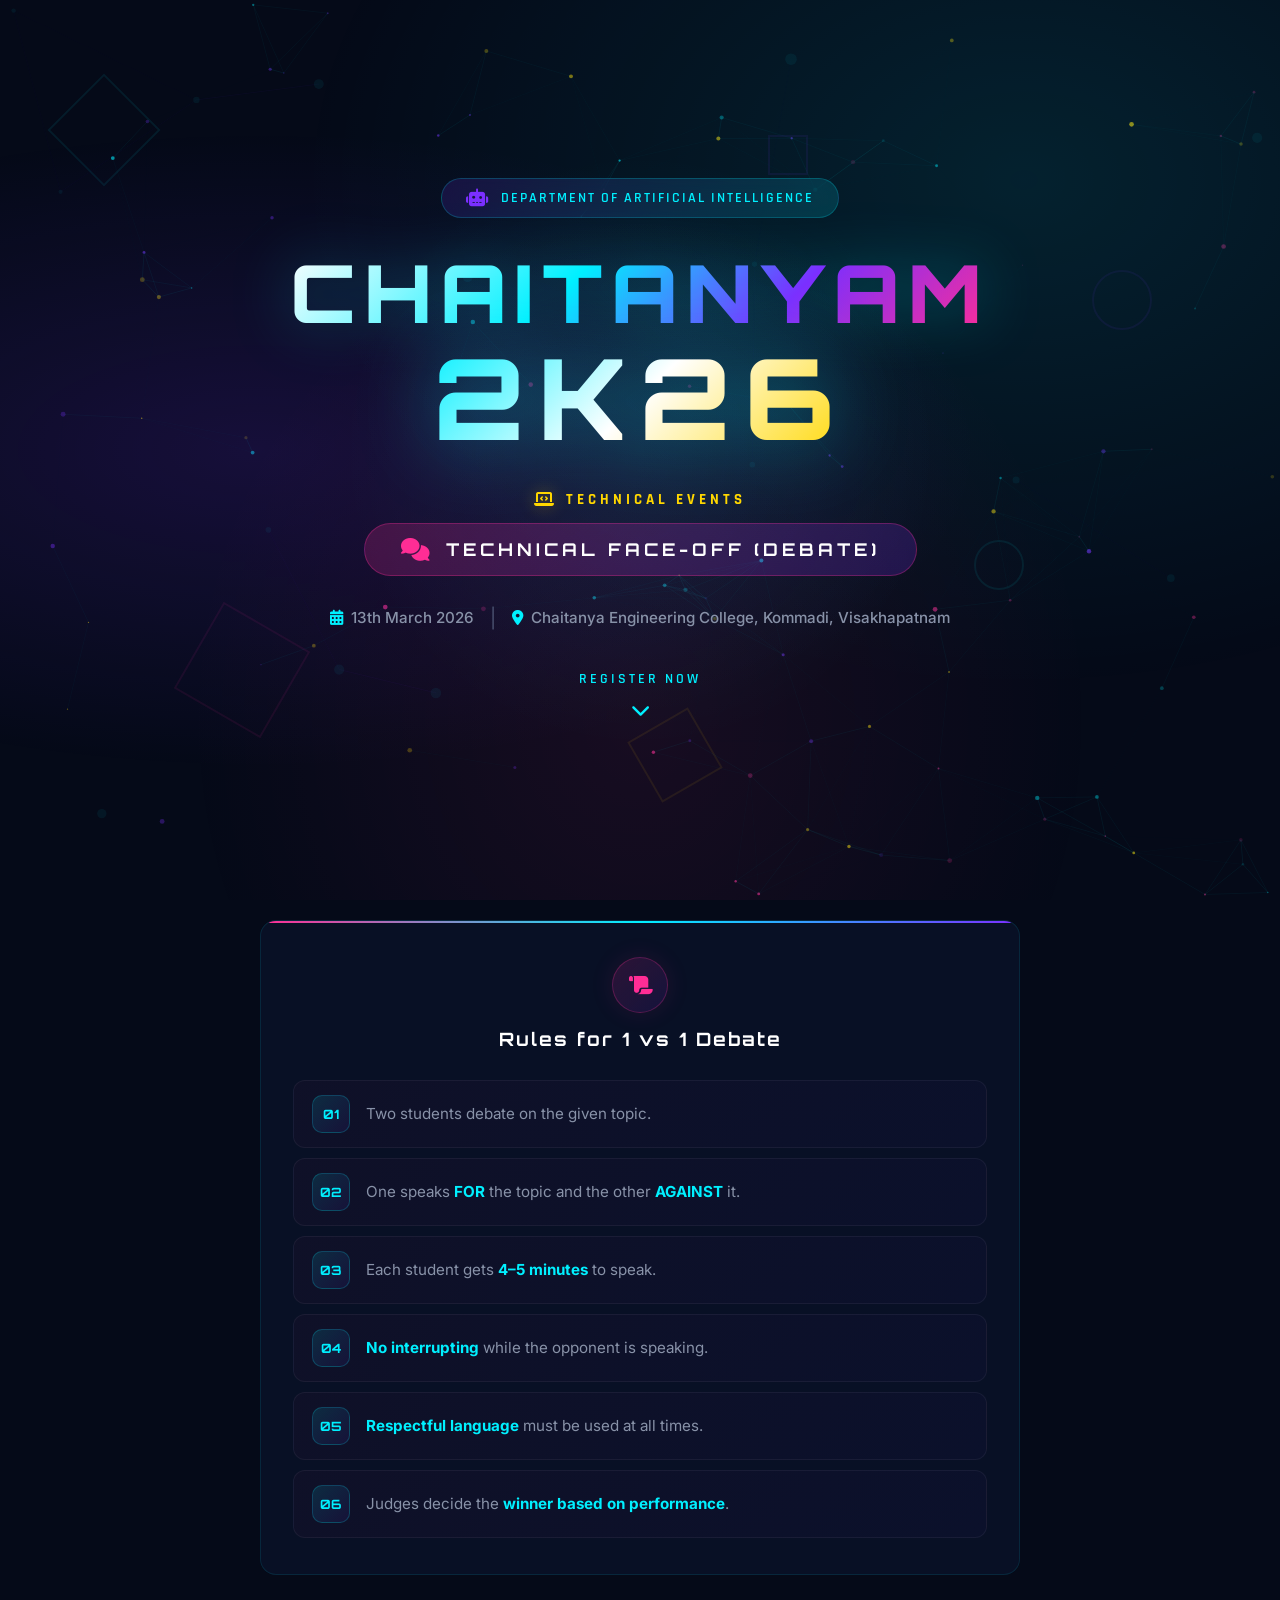
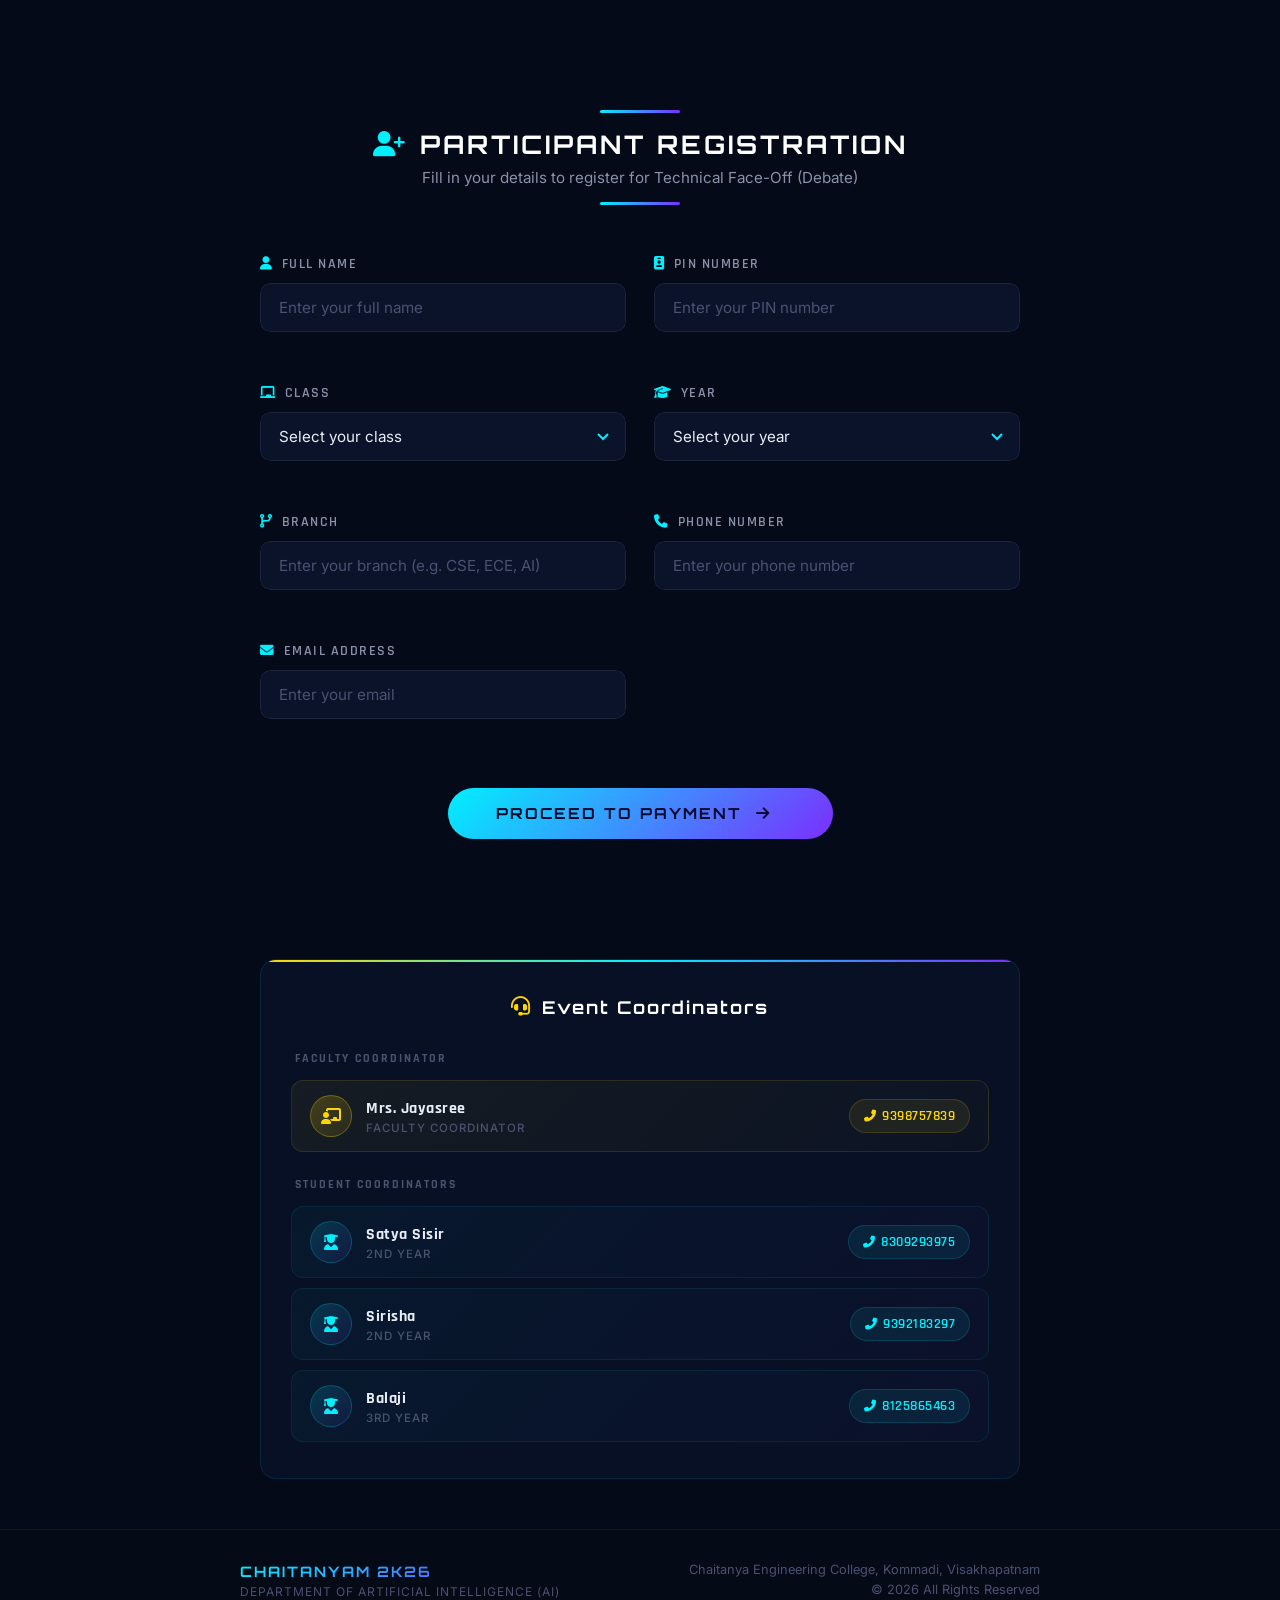
<file: index.html>
<!DOCTYPE html>
<html lang="en">

<head>
    <meta charset="UTF-8">
    <meta name="viewport" content="width=device-width, initial-scale=1.0">
    <title>CHAITANYAM 2K26 | Technical Face-Off (Debate) | Dept of AI</title>
    <meta name="description"
        content="Register for Technical Face-Off (Debate) at CHAITANYAM 2K26 - Technical Events by Department of Artificial Intelligence (AI), Chaitanya Engineering College, Kommadi, Visakhapatnam. March 13, 2026.">
    <link
        href="https://fonts.googleapis.com/css2?family=Orbitron:wght@400;500;600;700;800;900&family=Rajdhani:wght@300;400;500;600;700&family=Inter:wght@300;400;500;600;700&display=swap"
        rel="stylesheet">
    <link rel="stylesheet" href="https://cdnjs.cloudflare.com/ajax/libs/font-awesome/6.5.1/css/all.min.css">
    <link rel="stylesheet" href="style.css">
</head>

<body>
    <!-- Particle Canvas -->
    <canvas id="particleCanvas"></canvas>

    <!-- Floating Geometric Shapes -->
    <div class="geo-shapes">
        <div class="shape shape-1"></div>
        <div class="shape shape-2"></div>
        <div class="shape shape-3"></div>
        <div class="shape shape-4"></div>
        <div class="shape shape-5"></div>
        <div class="shape shape-6"></div>
    </div>

    <!-- Neural Network Lines -->
    <svg class="neural-svg" id="neuralSvg"></svg>

    <!-- Main Container -->
    <div class="main-container">

        <!-- Header Section -->
        <header class="hero-header" id="heroHeader">
            <div class="header-glow"></div>
            <div class="badge-container">
                <div class="dept-badge">
                    <i class="fas fa-robot"></i>
                    <span>Department of Artificial Intelligence</span>
                </div>
            </div>
            <h1 class="fest-title">
                <span class="title-line title-top" data-text="CHAITANYAM">CHAITANYAM</span>
                <span class="title-line title-year" data-text="2K26">2K26</span>
            </h1>
            <div class="event-category">
                <i class="fas fa-laptop-code"></i>
                <span>TECHNICAL EVENTS</span>
            </div>
            <div class="event-badge">
                <div class="pulse-ring"></div>
                <div class="pulse-ring delay-1"></div>
                <div class="pulse-ring delay-2"></div>
                <i class="fas fa-comments"></i>
                <span>TECHNICAL FACE-OFF (DEBATE)</span>
            </div>
            <div class="event-meta">
                <div class="meta-item">
                    <i class="fas fa-calendar-alt"></i>
                    <span>13th March 2026</span>
                </div>
                <div class="meta-divider">|</div>
                <div class="meta-item">
                    <i class="fas fa-map-marker-alt"></i>
                    <span>Chaitanya Engineering College, Kommadi, Visakhapatnam</span>
                </div>
            </div>
            <div class="scroll-indicator">
                <span>Register Now</span>
                <div class="scroll-arrow">
                    <i class="fas fa-chevron-down"></i>
                </div>
            </div>
        </header>

        <!-- Rules Section -->
        <section class="rules-section" id="rulesSection">
            <div class="rules-container">
                <div class="rules-header">
                    <div class="rules-icon"><i class="fas fa-scroll"></i></div>
                    <h2 class="rules-title">Rules for 1 vs 1 Debate</h2>
                </div>
                <div class="rules-list">
                    <div class="rule-item">
                        <div class="rule-number">01</div>
                        <p>Two students debate on the given topic.</p>
                    </div>
                    <div class="rule-item">
                        <div class="rule-number">02</div>
                        <p>One speaks <strong>FOR</strong> the topic and the other <strong>AGAINST</strong> it.</p>
                    </div>
                    <div class="rule-item">
                        <div class="rule-number">03</div>
                        <p>Each student gets <strong>4–5 minutes</strong> to speak.</p>
                    </div>
                    <div class="rule-item">
                        <div class="rule-number">04</div>
                        <p><strong>No interrupting</strong> while the opponent is speaking.</p>
                    </div>
                    <div class="rule-item">
                        <div class="rule-number">05</div>
                        <p><strong>Respectful language</strong> must be used at all times.</p>
                    </div>
                    <div class="rule-item">
                        <div class="rule-number">06</div>
                        <p>Judges decide the <strong>winner based on performance</strong>.</p>
                    </div>
                </div>
            </div>
        </section>

        <!-- Registration Form Section -->
        <section class="form-section" id="formSection">
            <div class="section-header">
                <div class="section-line"></div>
                <h2 class="section-title">
                    <i class="fas fa-user-plus"></i>
                    PARTICIPANT REGISTRATION
                </h2>
                <p class="section-subtitle">Fill in your details to register for Technical Face-Off (Debate)</p>
                <div class="section-line"></div>
            </div>

            <form id="registrationForm" class="reg-form" novalidate>
                <div class="form-grid">
                    <!-- Student Name -->
                    <div class="form-group" id="nameGroup">
                        <label for="studentName">
                            <i class="fas fa-user"></i>
                            Full Name
                        </label>
                        <div class="input-wrapper">
                            <input type="text" id="studentName" name="studentName" placeholder="Enter your full name"
                                required autocomplete="name">
                            <div class="input-glow"></div>
                            <div class="input-border"></div>
                        </div>
                        <span class="error-msg" id="nameError"></span>
                    </div>

                    <!-- PIN Number -->
                    <div class="form-group" id="pinGroup">
                        <label for="pinNumber">
                            <i class="fas fa-id-badge"></i>
                            PIN Number
                        </label>
                        <div class="input-wrapper">
                            <input type="text" id="pinNumber" name="pinNumber" placeholder="Enter your PIN number"
                                required>
                            <div class="input-glow"></div>
                            <div class="input-border"></div>
                        </div>
                        <span class="error-msg" id="pinError"></span>
                    </div>

                    <!-- Class -->
                    <div class="form-group" id="classGroup">
                        <label for="studentClass">
                            <i class="fas fa-chalkboard"></i>
                            Class
                        </label>
                        <div class="input-wrapper">
                            <select id="studentClass" name="studentClass" required>
                                <option value="" disabled selected>Select your class</option>
                                <option value="B.Tech">B.Tech</option>
                                <option value="M.Tech">M.Tech</option>
                                <option value="MBA">MBA</option>
                                <option value="MCA">MCA</option>
                                <option value="Diploma">Diploma</option>
                            </select>
                            <div class="input-glow"></div>
                            <div class="input-border"></div>
                        </div>
                        <span class="error-msg" id="classError"></span>
                    </div>

                    <!-- Year -->
                    <div class="form-group" id="yearGroup">
                        <label for="studentYear">
                            <i class="fas fa-graduation-cap"></i>
                            Year
                        </label>
                        <div class="input-wrapper">
                            <select id="studentYear" name="studentYear" required>
                                <option value="" disabled selected>Select your year</option>
                                <option value="1st Year">1st Year</option>
                                <option value="2nd Year">2nd Year</option>
                                <option value="3rd Year">3rd Year</option>
                                <option value="4th Year">4th Year</option>
                            </select>
                            <div class="input-glow"></div>
                            <div class="input-border"></div>
                        </div>
                        <span class="error-msg" id="yearError"></span>
                    </div>

                    <!-- Branch -->
                    <div class="form-group" id="branchGroup">
                        <label for="studentBranch">
                            <i class="fas fa-code-branch"></i>
                            Branch
                        </label>
                        <div class="input-wrapper">
                            <input type="text" id="studentBranch" name="studentBranch"
                                placeholder="Enter your branch (e.g. CSE, ECE, AI)" required>
                            <div class="input-glow"></div>
                            <div class="input-border"></div>
                        </div>
                        <span class="error-msg" id="branchError"></span>
                    </div>

                    <!-- Phone Number -->
                    <div class="form-group" id="phoneGroup">
                        <label for="phoneNumber">
                            <i class="fas fa-phone"></i>
                            Phone Number
                        </label>
                        <div class="input-wrapper">
                            <input type="tel" id="phoneNumber" name="phoneNumber" placeholder="Enter your phone number"
                                required>
                            <div class="input-glow"></div>
                            <div class="input-border"></div>
                        </div>
                        <span class="error-msg" id="phoneError"></span>
                    </div>

                    <!-- Email -->
                    <div class="form-group" id="emailGroup">
                        <label for="studentEmail">
                            <i class="fas fa-envelope"></i>
                            Email Address
                        </label>
                        <div class="input-wrapper">
                            <input type="email" id="studentEmail" name="studentEmail" placeholder="Enter your email"
                                required autocomplete="email">
                            <div class="input-glow"></div>
                            <div class="input-border"></div>
                        </div>
                        <span class="error-msg" id="emailError"></span>
                    </div>
                </div>

                <!-- Submit Button -->
                <div class="submit-container">
                    <button type="submit" class="submit-btn" id="submitBtn">
                        <span class="btn-text">Proceed to Payment</span>
                        <span class="btn-icon"><i class="fas fa-arrow-right"></i></span>
                        <div class="btn-particles">
                            <span></span><span></span><span></span><span></span>
                            <span></span><span></span><span></span><span></span>
                        </div>
                    </button>
                </div>
            </form>
        </section>

        <!-- Payment Section (Hidden Initially) -->
        <section class="payment-section" id="paymentSection">
            <div class="payment-card">
                <div class="payment-header">
                    <div class="check-circle">
                        <i class="fas fa-check"></i>
                    </div>
                    <h2>Registration Successful!</h2>
                    <p class="payment-subtitle">Complete your payment to confirm your spot</p>
                </div>

                <div class="registrant-summary" id="registrantSummary">
                    <!-- Filled dynamically -->
                </div>

                <div class="qr-container">
                    <div class="qr-glow"></div>
                    <div class="qr-frame">
                        <div class="qr-corner tl"></div>
                        <div class="qr-corner tr"></div>
                        <div class="qr-corner bl"></div>
                        <div class="qr-corner br"></div>
                        <img src="qr_code.png" alt="Payment QR Code" id="qrImage" class="qr-image">
                    </div>
                    <p class="qr-instruction">
                        <i class="fas fa-qrcode"></i>
                        Scan the QR code to make payment
                    </p>
                </div>

                <!-- UTR Number Input -->
                <div class="utr-section">
                    <label for="utrNumber" class="utr-label">
                        <i class="fas fa-receipt"></i>
                        Enter UTR / Transaction Reference Number
                    </label>
                    <div class="utr-input-wrapper">
                        <input type="text" id="utrNumber" placeholder="Enter UTR number after payment" required>
                        <div class="input-glow"></div>
                    </div>
                    <span class="utr-hint"><i class="fas fa-info-circle"></i> You'll find the UTR number in your payment
                        confirmation</span>
                    <span class="error-msg" id="utrError"></span>
                </div>

                <div class="payment-info">
                    <div class="info-row">
                        <span class="info-label"><i class="fas fa-calendar"></i> Event Date</span>
                        <span class="info-value">13th March 2026</span>
                    </div>
                    <div class="info-row">
                        <span class="info-label"><i class="fas fa-map-marker-alt"></i> Venue</span>
                        <span class="info-value">Chaitanya Engineering College, Kommadi, Visakhapatnam</span>
                    </div>
                    <div class="info-row">
                        <span class="info-label"><i class="fas fa-building"></i> Organized by</span>
                        <span class="info-value">Department of Artificial Intelligence (AI)</span>
                    </div>
                </div>

                <div class="payment-actions">
                    <button class="action-btn secondary" id="backBtn">
                        <i class="fas fa-arrow-left"></i>
                        Back to Form
                    </button>
                    <button class="action-btn primary" id="confirmBtn">
                        <i class="fas fa-check-circle"></i>
                        Payment Done
                    </button>
                </div>
            </div>
        </section>

        <!-- Confirmation Modal -->
        <div class="modal-overlay" id="confirmModal">
            <div class="modal-content">
                <div class="confetti-container" id="confettiContainer"></div>
                <div class="modal-icon">
                    <div class="success-checkmark">
                        <div class="check-icon">
                            <span class="icon-line line-tip"></span>
                            <span class="icon-line line-long"></span>
                            <div class="icon-circle"></div>
                            <div class="icon-fix"></div>
                        </div>
                    </div>
                </div>
                <h2 class="modal-title">You're All Set!</h2>
                <p class="modal-text">Your registration for <strong>Technical Face-Off (Debate)</strong> at
                    <strong>CHAITANYAM 2K26</strong> has been confirmed.
                </p>
                <p class="modal-date"><i class="fas fa-calendar-check"></i> See you on 13th March 2026!</p>
                <button class="modal-close-btn" id="modalCloseBtn">
                    <i class="fas fa-thumbs-up"></i>
                    Awesome!
                </button>
            </div>
        </div>

        <!-- Coordinators Section -->
        <section class="coordinators-section">
            <div class="coordinators-container">
                <h3 class="coordinators-title">
                    <i class="fas fa-headset"></i>
                    Event Coordinators
                </h3>

                <!-- Teacher Coordinator -->
                <div class="coordinator-category">
                    <span class="category-label">Faculty Coordinator</span>
                </div>
                <div class="coordinator-cards">
                    <div class="coordinator-card teacher">
                        <div class="coord-avatar">
                            <i class="fas fa-chalkboard-teacher"></i>
                        </div>
                        <div class="coord-info">
                            <span class="coord-name">Mrs. Jayasree</span>
                            <span class="coord-role">Faculty Coordinator</span>
                        </div>
                        <a href="tel:9398757839" class="coord-phone">
                            <i class="fas fa-phone-alt"></i>
                            <span>9398757839</span>
                        </a>
                    </div>
                </div>

                <!-- Student Coordinators -->
                <div class="coordinator-category">
                    <span class="category-label">Student Coordinators</span>
                </div>
                <div class="coordinator-cards">
                    <div class="coordinator-card">
                        <div class="coord-avatar">
                            <i class="fas fa-user-graduate"></i>
                        </div>
                        <div class="coord-info">
                            <span class="coord-name">Satya Sisir</span>
                            <span class="coord-role">2nd Year</span>
                        </div>
                        <a href="tel:8309293975" class="coord-phone">
                            <i class="fas fa-phone-alt"></i>
                            <span>8309293975</span>
                        </a>
                    </div>
                    <div class="coordinator-card">
                        <div class="coord-avatar">
                            <i class="fas fa-user-graduate"></i>
                        </div>
                        <div class="coord-info">
                            <span class="coord-name">Sirisha</span>
                            <span class="coord-role">2nd Year</span>
                        </div>
                        <a href="tel:9392183297" class="coord-phone">
                            <i class="fas fa-phone-alt"></i>
                            <span>9392183297</span>
                        </a>
                    </div>
                    <div class="coordinator-card">
                        <div class="coord-avatar">
                            <i class="fas fa-user-graduate"></i>
                        </div>
                        <div class="coord-info">
                            <span class="coord-name">Balaji</span>
                            <span class="coord-role">3rd Year</span>
                        </div>
                        <a href="tel:8125865463" class="coord-phone">
                            <i class="fas fa-phone-alt"></i>
                            <span>8125865463</span>
                        </a>
                    </div>
                </div>
            </div>
        </section>

        <!-- Footer -->
        <footer class="footer">
            <div class="footer-content">
                <div class="footer-brand">
                    <span class="footer-logo">CHAITANYAM 2K26</span>
                    <span class="footer-dept">Department of Artificial Intelligence (AI)</span>
                </div>
                <div class="footer-info">
                    <p>Chaitanya Engineering College, Kommadi, Visakhapatnam</p>
                    <p>&copy; 2026 All Rights Reserved</p>
                </div>
            </div>
        </footer>
    </div>

    <script src="script.js"></script>
</body>

</html>
</file>
<file: style.css>
/* ===== CSS RESET & BASE ===== */
*,
*::before,
*::after {
    margin: 0;
    padding: 0;
    box-sizing: border-box;
}

:root {
    --primary: #00f0ff;
    --primary-dim: rgba(0, 240, 255, 0.15);
    --secondary: #7b2fff;
    --secondary-dim: rgba(123, 47, 255, 0.15);
    --accent: #ff2d95;
    --accent-dim: rgba(255, 45, 149, 0.15);
    --gold: #ffd700;
    --bg-dark: #050a18;
    --bg-card: rgba(10, 18, 40, 0.85);
    --bg-glass: rgba(15, 25, 55, 0.6);
    --text-primary: #e8edf5;
    --text-secondary: #8892a8;
    --text-muted: #4a5270;
    --border-glow: rgba(0, 240, 255, 0.3);
    --success: #00e676;
    --error: #ff4444;
    --radius: 16px;
    --radius-sm: 10px;
    --transition: all 0.4s cubic-bezier(0.175, 0.885, 0.32, 1.275);
}

html {
    scroll-behavior: smooth;
}

body {
    font-family: 'Inter', 'Rajdhani', sans-serif;
    background: var(--bg-dark);
    color: var(--text-primary);
    min-height: 100vh;
    overflow-x: hidden;
    position: relative;
}

/* ===== PARTICLE CANVAS ===== */
#particleCanvas {
    position: fixed;
    top: 0;
    left: 0;
    width: 100%;
    height: 100%;
    z-index: 0;
    pointer-events: none;
}

/* ===== FLOATING GEOMETRIC SHAPES ===== */
.geo-shapes {
    position: fixed;
    top: 0;
    left: 0;
    width: 100%;
    height: 100%;
    z-index: 0;
    pointer-events: none;
    overflow: hidden;
}

.shape {
    position: absolute;
    border: 2px solid;
    opacity: 0.08;
    animation: floatShape 20s infinite ease-in-out;
}

.shape-1 {
    width: 80px;
    height: 80px;
    border-color: var(--primary);
    top: 10%;
    left: 5%;
    transform: rotate(45deg);
    animation-delay: 0s;
}

.shape-2 {
    width: 60px;
    height: 60px;
    border-color: var(--secondary);
    top: 30%;
    right: 10%;
    border-radius: 50%;
    animation-delay: -4s;
}

.shape-3 {
    width: 100px;
    height: 100px;
    border-color: var(--accent);
    bottom: 20%;
    left: 15%;
    transform: rotate(30deg);
    animation-delay: -8s;
}

.shape-4 {
    width: 50px;
    height: 50px;
    border-color: var(--primary);
    top: 60%;
    right: 20%;
    border-radius: 50%;
    animation-delay: -12s;
}

.shape-5 {
    width: 70px;
    height: 70px;
    border-color: var(--gold);
    top: 80%;
    left: 50%;
    transform: rotate(60deg);
    animation-delay: -6s;
}

.shape-6 {
    width: 40px;
    height: 40px;
    border-color: var(--secondary);
    top: 15%;
    left: 60%;
    animation-delay: -10s;
}

@keyframes floatShape {

    0%,
    100% {
        transform: translateY(0) rotate(0deg);
    }

    25% {
        transform: translateY(-30px) rotate(90deg);
    }

    50% {
        transform: translateY(15px) rotate(180deg);
    }

    75% {
        transform: translateY(-20px) rotate(270deg);
    }
}

/* ===== NEURAL SVG ===== */
.neural-svg {
    position: fixed;
    top: 0;
    left: 0;
    width: 100%;
    height: 100%;
    z-index: 0;
    pointer-events: none;
    opacity: 0.15;
}

/* ===== MAIN CONTAINER ===== */
.main-container {
    position: relative;
    z-index: 1;
    min-height: 100vh;
}

/* ===== HERO HEADER ===== */
.hero-header {
    min-height: 100vh;
    display: flex;
    flex-direction: column;
    align-items: center;
    justify-content: center;
    padding: 40px 20px;
    position: relative;
    text-align: center;
    background:
        radial-gradient(ellipse at 20% 50%, rgba(123, 47, 255, 0.15) 0%, transparent 50%),
        radial-gradient(ellipse at 80% 20%, rgba(0, 240, 255, 0.1) 0%, transparent 50%),
        radial-gradient(ellipse at 50% 80%, rgba(255, 45, 149, 0.08) 0%, transparent 50%);
}

.header-glow {
    position: absolute;
    top: 50%;
    left: 50%;
    transform: translate(-50%, -50%);
    width: 600px;
    height: 600px;
    border-radius: 50%;
    background: radial-gradient(circle, rgba(0, 240, 255, 0.08) 0%, transparent 70%);
    animation: pulseGlow 4s ease-in-out infinite;
    pointer-events: none;
}

@keyframes pulseGlow {

    0%,
    100% {
        transform: translate(-50%, -50%) scale(1);
        opacity: 0.5;
    }

    50% {
        transform: translate(-50%, -50%) scale(1.2);
        opacity: 1;
    }
}

/* Badge */
.badge-container {
    margin-bottom: 30px;
    animation: slideDown 1s ease-out;
}

.dept-badge {
    display: inline-flex;
    align-items: center;
    gap: 10px;
    padding: 10px 24px;
    border-radius: 50px;
    background: linear-gradient(135deg, var(--secondary-dim), var(--primary-dim));
    border: 1px solid rgba(0, 240, 255, 0.2);
    backdrop-filter: blur(10px);
    font-family: 'Rajdhani', sans-serif;
    font-weight: 600;
    font-size: 14px;
    letter-spacing: 2px;
    text-transform: uppercase;
    color: var(--primary);
}

.dept-badge i {
    font-size: 18px;
    color: var(--secondary);
}

/* Title */
.fest-title {
    display: flex;
    flex-direction: column;
    align-items: center;
    gap: 0;
    margin-bottom: 30px;
    animation: slideUp 1s ease-out 0.3s both;
}

.title-line {
    font-family: 'Orbitron', sans-serif;
    font-weight: 900;
    line-height: 1.1;
    position: relative;
}

.title-top {
    font-size: clamp(2.5rem, 7vw, 5rem);
    background: linear-gradient(135deg, #ffffff 0%, var(--primary) 40%, var(--secondary) 70%, var(--accent) 100%);
    -webkit-background-clip: text;
    -webkit-text-fill-color: transparent;
    background-clip: text;
    filter: drop-shadow(0 0 30px rgba(0, 240, 255, 0.3));
    letter-spacing: 8px;
}

.title-year {
    font-size: clamp(3.5rem, 10vw, 7rem);
    background: linear-gradient(135deg, var(--primary) 0%, #ffffff 50%, var(--gold) 100%);
    -webkit-background-clip: text;
    -webkit-text-fill-color: transparent;
    background-clip: text;
    filter: drop-shadow(0 0 40px rgba(0, 240, 255, 0.4));
    letter-spacing: 12px;
}

/* Event Category */
.event-category {
    display: inline-flex;
    align-items: center;
    gap: 8px;
    margin-bottom: 14px;
    font-family: 'Rajdhani', sans-serif;
    font-weight: 700;
    font-size: 0.95rem;
    letter-spacing: 4px;
    text-transform: uppercase;
    color: var(--gold);
    animation: slideUp 1s ease-out 0.5s both;
}

.event-category i {
    font-size: 1rem;
    color: var(--gold);
    filter: drop-shadow(0 0 8px rgba(255, 215, 0, 0.4));
}

/* Event Badge */
.event-badge {
    position: relative;
    display: inline-flex;
    align-items: center;
    gap: 12px;
    padding: 14px 36px;
    border-radius: 50px;
    background: linear-gradient(135deg, rgba(255, 45, 149, 0.2), rgba(123, 47, 255, 0.2));
    border: 1px solid rgba(255, 45, 149, 0.3);
    margin-bottom: 30px;
    font-family: 'Orbitron', sans-serif;
    font-weight: 700;
    font-size: clamp(0.8rem, 2.5vw, 1.1rem);
    letter-spacing: 4px;
    color: #fff;
    animation: slideUp 1s ease-out 0.6s both;
}

.event-badge i {
    font-size: 1.3em;
    color: var(--accent);
}

.pulse-ring {
    position: absolute;
    top: 50%;
    left: 50%;
    transform: translate(-50%, -50%);
    width: 100%;
    height: 100%;
    border-radius: 50px;
    border: 2px solid var(--accent);
    opacity: 0;
    animation: pulseRing 3s ease-out infinite;
}

.delay-1 {
    animation-delay: 1s;
}

.delay-2 {
    animation-delay: 2s;
}

@keyframes pulseRing {
    0% {
        transform: translate(-50%, -50%) scale(1);
        opacity: 0.6;
    }

    100% {
        transform: translate(-50%, -50%) scale(1.5);
        opacity: 0;
    }
}

/* Meta Info */
.event-meta {
    display: flex;
    align-items: center;
    gap: 16px;
    flex-wrap: wrap;
    justify-content: center;
    margin-bottom: 40px;
    animation: slideUp 1s ease-out 0.9s both;
}

.meta-item {
    display: flex;
    align-items: center;
    gap: 8px;
    color: var(--text-secondary);
    font-size: 0.95rem;
    font-weight: 500;
}

.meta-item i {
    color: var(--primary);
}

.meta-divider {
    color: var(--text-muted);
    font-size: 1.2rem;
}

/* Scroll Indicator */
.scroll-indicator {
    display: flex;
    flex-direction: column;
    align-items: center;
    gap: 10px;
    cursor: pointer;
    animation: slideUp 1s ease-out 1.2s both;
    transition: var(--transition);
}

.scroll-indicator span {
    font-family: 'Rajdhani', sans-serif;
    font-weight: 600;
    font-size: 0.9rem;
    letter-spacing: 3px;
    text-transform: uppercase;
    color: var(--primary);
}

.scroll-arrow {
    animation: bounceArrow 2s ease-in-out infinite;
    color: var(--primary);
    font-size: 1.2rem;
}

@keyframes bounceArrow {

    0%,
    100% {
        transform: translateY(0);
    }

    50% {
        transform: translateY(10px);
    }
}

.scroll-indicator:hover {
    transform: scale(1.05);
}

/* ===== RULES SECTION ===== */
.rules-section {
    padding: 20px 20px 40px;
    max-width: 800px;
    margin: 0 auto;
}

.rules-container {
    background: var(--bg-card);
    border: 1px solid rgba(0, 240, 255, 0.1);
    border-radius: var(--radius);
    padding: 36px 32px;
    backdrop-filter: blur(15px);
    position: relative;
    overflow: hidden;
}

.rules-container::before {
    content: '';
    position: absolute;
    top: 0;
    left: 0;
    right: 0;
    height: 2px;
    background: linear-gradient(90deg, var(--accent), var(--primary), var(--secondary));
}

.rules-header {
    display: flex;
    flex-direction: column;
    align-items: center;
    gap: 14px;
    margin-bottom: 30px;
}

.rules-icon {
    width: 56px;
    height: 56px;
    border-radius: 50%;
    background: linear-gradient(135deg, rgba(255, 45, 149, 0.15), rgba(123, 47, 255, 0.1));
    border: 1px solid rgba(255, 45, 149, 0.25);
    display: flex;
    align-items: center;
    justify-content: center;
    box-shadow: 0 0 25px rgba(255, 45, 149, 0.1);
}

.rules-icon i {
    font-size: 1.3rem;
    color: var(--accent);
}

.rules-title {
    font-family: 'Orbitron', sans-serif;
    font-weight: 700;
    font-size: 1.15rem;
    letter-spacing: 2px;
    color: #fff;
    text-align: center;
}

.rules-list {
    display: flex;
    flex-direction: column;
    gap: 10px;
}

.rule-item {
    display: flex;
    align-items: center;
    gap: 16px;
    padding: 14px 18px;
    background: linear-gradient(135deg, rgba(255, 45, 149, 0.03), rgba(123, 47, 255, 0.03));
    border: 1px solid rgba(255, 255, 255, 0.05);
    border-radius: 12px;
    transition: all 0.3s ease;
}

.rule-item:hover {
    border-color: rgba(0, 240, 255, 0.15);
    background: linear-gradient(135deg, rgba(0, 240, 255, 0.05), rgba(123, 47, 255, 0.04));
    transform: translateX(6px);
    box-shadow: 0 4px 18px rgba(0, 240, 255, 0.05);
}

.rule-number {
    min-width: 38px;
    height: 38px;
    border-radius: 10px;
    background: linear-gradient(135deg, rgba(0, 240, 255, 0.12), rgba(123, 47, 255, 0.08));
    border: 1px solid rgba(0, 240, 255, 0.2);
    display: flex;
    align-items: center;
    justify-content: center;
    font-family: 'Orbitron', sans-serif;
    font-weight: 700;
    font-size: 0.8rem;
    color: var(--primary);
    flex-shrink: 0;
}

.rule-item p {
    font-size: 0.95rem;
    color: var(--text-secondary);
    line-height: 1.5;
}

.rule-item p strong {
    color: var(--primary);
    font-weight: 700;
}

/* ===== FORM SECTION ===== */
.form-section {
    padding: 80px 20px;
    max-width: 800px;
    margin: 0 auto;
}

.section-header {
    text-align: center;
    margin-bottom: 50px;
}

.section-line {
    width: 80px;
    height: 3px;
    background: linear-gradient(90deg, var(--primary), var(--secondary));
    margin: 15px auto;
    border-radius: 3px;
}

.section-title {
    font-family: 'Orbitron', sans-serif;
    font-weight: 700;
    font-size: clamp(1.2rem, 3vw, 1.6rem);
    letter-spacing: 3px;
    color: #fff;
    display: inline-flex;
    align-items: center;
    gap: 12px;
}

.section-title i {
    color: var(--primary);
}

.section-subtitle {
    color: var(--text-secondary);
    font-size: 0.95rem;
    margin-top: 8px;
}

/* Form Grid */
.form-grid {
    display: grid;
    grid-template-columns: 1fr 1fr;
    gap: 28px;
}

.form-group.full-width {
    grid-column: 1 / -1;
}

.form-group {
    position: relative;
}

.form-group label {
    display: flex;
    align-items: center;
    gap: 8px;
    font-family: 'Rajdhani', sans-serif;
    font-weight: 600;
    font-size: 0.9rem;
    letter-spacing: 1.5px;
    text-transform: uppercase;
    color: var(--text-secondary);
    margin-bottom: 10px;
    transition: color 0.3s;
}

.form-group label i {
    font-size: 0.85rem;
    color: var(--primary);
}

/* Input Wrapper */
.input-wrapper {
    position: relative;
    border-radius: var(--radius-sm);
    overflow: hidden;
}

.input-wrapper input,
.input-wrapper select {
    width: 100%;
    padding: 14px 18px;
    background: var(--bg-glass);
    border: 1px solid rgba(255, 255, 255, 0.08);
    border-radius: var(--radius-sm);
    color: var(--text-primary);
    font-family: 'Inter', sans-serif;
    font-size: 0.95rem;
    font-weight: 400;
    transition: all 0.3s ease;
    outline: none;
    backdrop-filter: blur(10px);
    -webkit-appearance: none;
    appearance: none;
}

.input-wrapper select {
    cursor: pointer;
    background-image: url("data:image/svg+xml,%3Csvg xmlns='http://www.w3.org/2000/svg' width='12' height='8' viewBox='0 0 12 8'%3E%3Cpath d='M1 1l5 5 5-5' stroke='%2300f0ff' stroke-width='2' fill='none'/%3E%3C/svg%3E");
    background-repeat: no-repeat;
    background-position: right 16px center;
    padding-right: 40px;
}

.input-wrapper input::placeholder {
    color: var(--text-muted);
}

.input-wrapper select option {
    background: #0a1228;
    color: var(--text-primary);
    padding: 10px;
}

.input-glow {
    position: absolute;
    bottom: 0;
    left: 50%;
    transform: translateX(-50%);
    width: 0;
    height: 2px;
    background: linear-gradient(90deg, var(--primary), var(--secondary));
    transition: width 0.4s ease;
    border-radius: 2px;
}

.input-border {
    position: absolute;
    inset: 0;
    border-radius: var(--radius-sm);
    border: 1px solid transparent;
    pointer-events: none;
    transition: border-color 0.3s ease;
}

/* Focus States */
.input-wrapper input:focus,
.input-wrapper select:focus {
    border-color: rgba(0, 240, 255, 0.4);
    background: rgba(15, 25, 55, 0.8);
    box-shadow: 0 0 20px rgba(0, 240, 255, 0.1), inset 0 0 20px rgba(0, 240, 255, 0.03);
}

.input-wrapper input:focus~.input-glow,
.input-wrapper select:focus~.input-glow {
    width: 100%;
}

.input-wrapper input:focus~.input-border,
.input-wrapper select:focus~.input-border {
    border-color: rgba(0, 240, 255, 0.3);
}

.form-group:focus-within label {
    color: var(--primary);
}

/* Error States */
.form-group.has-error .input-wrapper input,
.form-group.has-error .input-wrapper select {
    border-color: var(--error);
    box-shadow: 0 0 15px rgba(255, 68, 68, 0.15);
}

.form-group.has-error .input-glow {
    width: 100%;
    background: var(--error);
}

.form-group.has-error label {
    color: var(--error);
}

.error-msg {
    display: block;
    margin-top: 6px;
    font-size: 0.8rem;
    color: var(--error);
    min-height: 18px;
    font-weight: 500;
    transition: all 0.3s;
}

/* Valid State */
.form-group.is-valid .input-wrapper input,
.form-group.is-valid .input-wrapper select {
    border-color: rgba(0, 230, 118, 0.4);
}

.form-group.is-valid .input-glow {
    width: 100%;
    background: var(--success);
}

.form-group.is-valid label {
    color: var(--success);
}

/* ===== SUBMIT BUTTON ===== */
.submit-container {
    display: flex;
    justify-content: center;
    margin-top: 45px;
}

.submit-btn {
    position: relative;
    display: flex;
    align-items: center;
    gap: 14px;
    padding: 16px 48px;
    border: none;
    border-radius: 50px;
    background: linear-gradient(135deg, var(--primary), var(--secondary));
    color: #0a0a2e;
    font-family: 'Orbitron', sans-serif;
    font-weight: 700;
    font-size: 0.95rem;
    letter-spacing: 2px;
    cursor: pointer;
    overflow: hidden;
    transition: all 0.4s ease;
    text-transform: uppercase;
}

.submit-btn::before {
    content: '';
    position: absolute;
    inset: 2px;
    border-radius: 48px;
    background: linear-gradient(135deg, #0a1228, #111c44);
    opacity: 0;
    transition: opacity 0.4s ease;
}

.submit-btn:hover::before {
    opacity: 1;
}

.submit-btn:hover {
    transform: translateY(-3px);
    box-shadow: 0 10px 40px rgba(0, 240, 255, 0.3), 0 0 80px rgba(123, 47, 255, 0.2);
}

.submit-btn:hover .btn-text,
.submit-btn:hover .btn-icon {
    color: var(--primary);
}

.btn-text,
.btn-icon {
    position: relative;
    z-index: 1;
    transition: color 0.4s ease;
}

.btn-icon {
    transition: transform 0.3s ease, color 0.4s ease;
}

.submit-btn:hover .btn-icon {
    transform: translateX(4px);
}

/* Button Particles */
.btn-particles span {
    position: absolute;
    width: 4px;
    height: 4px;
    background: var(--primary);
    border-radius: 50%;
    opacity: 0;
    pointer-events: none;
}

.submit-btn:hover .btn-particles span {
    animation: btnParticle 0.8s ease forwards;
}

.btn-particles span:nth-child(1) {
    top: 20%;
    left: 10%;
    animation-delay: 0s;
}

.btn-particles span:nth-child(2) {
    top: 70%;
    left: 20%;
    animation-delay: 0.1s;
}

.btn-particles span:nth-child(3) {
    top: 30%;
    right: 15%;
    animation-delay: 0.05s;
}

.btn-particles span:nth-child(4) {
    top: 80%;
    right: 10%;
    animation-delay: 0.15s;
}

.btn-particles span:nth-child(5) {
    top: 10%;
    left: 40%;
    animation-delay: 0.08s;
}

.btn-particles span:nth-child(6) {
    top: 90%;
    left: 50%;
    animation-delay: 0.12s;
}

.btn-particles span:nth-child(7) {
    top: 40%;
    right: 30%;
    animation-delay: 0.03s;
}

.btn-particles span:nth-child(8) {
    top: 60%;
    left: 30%;
    animation-delay: 0.18s;
}

@keyframes btnParticle {
    0% {
        opacity: 1;
        transform: scale(1) translate(0, 0);
    }

    100% {
        opacity: 0;
        transform: scale(0) translate(var(--tx, 20px), var(--ty, -30px));
    }
}

/* ===== PAYMENT SECTION ===== */
.payment-section {
    display: none;
    padding: 60px 20px 80px;
    max-width: 650px;
    margin: 0 auto;
    animation: fadeInUp 0.8s ease;
}

.payment-section.active {
    display: block;
}

.payment-card {
    background: var(--bg-card);
    border-radius: var(--radius);
    border: 1px solid rgba(0, 240, 255, 0.15);
    padding: 40px;
    backdrop-filter: blur(20px);
    box-shadow: 0 20px 60px rgba(0, 0, 0, 0.4), 0 0 40px rgba(0, 240, 255, 0.05);
    position: relative;
    overflow: hidden;
}

.payment-card::before {
    content: '';
    position: absolute;
    top: 0;
    left: 0;
    right: 0;
    height: 3px;
    background: linear-gradient(90deg, var(--primary), var(--secondary), var(--accent));
}

.payment-header {
    text-align: center;
    margin-bottom: 30px;
}

.check-circle {
    width: 70px;
    height: 70px;
    border-radius: 50%;
    background: linear-gradient(135deg, rgba(0, 230, 118, 0.2), rgba(0, 230, 118, 0.05));
    border: 2px solid var(--success);
    display: flex;
    align-items: center;
    justify-content: center;
    margin: 0 auto 20px;
    animation: scaleIn 0.6s ease;
}

.check-circle i {
    font-size: 1.8rem;
    color: var(--success);
}

.payment-header h2 {
    font-family: 'Orbitron', sans-serif;
    font-weight: 700;
    font-size: 1.5rem;
    color: #fff;
    margin-bottom: 8px;
}

.payment-subtitle {
    color: var(--text-secondary);
    font-size: 0.95rem;
}

/* Registrant Summary */
.registrant-summary {
    background: rgba(0, 240, 255, 0.05);
    border: 1px solid rgba(0, 240, 255, 0.1);
    border-radius: var(--radius-sm);
    padding: 20px;
    margin-bottom: 30px;
    display: grid;
    grid-template-columns: 1fr 1fr;
    gap: 12px;
}

.summary-item {
    display: flex;
    flex-direction: column;
    gap: 2px;
}

.summary-label {
    font-size: 0.72rem;
    font-weight: 600;
    text-transform: uppercase;
    letter-spacing: 1px;
    color: var(--text-muted);
}

.summary-value {
    font-size: 0.95rem;
    font-weight: 600;
    color: var(--text-primary);
}

/* QR Container */
.qr-container {
    text-align: center;
    margin-bottom: 30px;
    position: relative;
}

.qr-glow {
    position: absolute;
    top: 50%;
    left: 50%;
    transform: translate(-50%, -50%);
    width: 200px;
    height: 200px;
    border-radius: 50%;
    background: radial-gradient(circle, rgba(0, 240, 255, 0.12) 0%, transparent 70%);
    animation: pulseGlow 3s ease-in-out infinite;
}

.qr-frame {
    position: relative;
    display: inline-block;
    padding: 20px;
    background: #fff;
    border-radius: 16px;
    box-shadow: 0 10px 40px rgba(0, 0, 0, 0.3);
}

.qr-corner {
    position: absolute;
    width: 20px;
    height: 20px;
    border-color: var(--primary);
    border-style: solid;
    border-width: 0;
}

.qr-corner.tl {
    top: -4px;
    left: -4px;
    border-top-width: 3px;
    border-left-width: 3px;
    border-radius: 8px 0 0 0;
}

.qr-corner.tr {
    top: -4px;
    right: -4px;
    border-top-width: 3px;
    border-right-width: 3px;
    border-radius: 0 8px 0 0;
}

.qr-corner.bl {
    bottom: -4px;
    left: -4px;
    border-bottom-width: 3px;
    border-left-width: 3px;
    border-radius: 0 0 0 8px;
}

.qr-corner.br {
    bottom: -4px;
    right: -4px;
    border-bottom-width: 3px;
    border-right-width: 3px;
    border-radius: 0 0 8px 0;
}

.qr-image {
    display: block;
    width: 220px;
    height: 220px;
    object-fit: contain;
    border-radius: 8px;
}

.qr-instruction {
    margin-top: 16px;
    display: flex;
    align-items: center;
    justify-content: center;
    gap: 8px;
    color: var(--text-secondary);
    font-weight: 500;
    font-size: 0.9rem;
}

.qr-instruction i {
    color: var(--primary);
}

/* UTR Input Section */
.utr-section {
    margin-bottom: 28px;
    padding: 20px;
    background: linear-gradient(135deg, rgba(0, 240, 255, 0.04), rgba(123, 47, 255, 0.03));
    border: 1px solid rgba(0, 240, 255, 0.1);
    border-radius: 14px;
}

.utr-label {
    display: flex;
    align-items: center;
    gap: 8px;
    font-family: 'Rajdhani', sans-serif;
    font-weight: 700;
    font-size: 0.85rem;
    letter-spacing: 1.2px;
    text-transform: uppercase;
    color: var(--primary);
    margin-bottom: 12px;
}

.utr-label i {
    font-size: 0.9rem;
}

.utr-input-wrapper {
    position: relative;
    margin-bottom: 8px;
}

.utr-input-wrapper input {
    width: 100%;
    padding: 14px 18px;
    background: rgba(5, 10, 24, 0.7);
    border: 1px solid rgba(0, 240, 255, 0.15);
    border-radius: 10px;
    color: var(--text-primary);
    font-family: 'Inter', sans-serif;
    font-size: 1rem;
    font-weight: 500;
    letter-spacing: 1px;
    outline: none;
    transition: all 0.3s ease;
}

.utr-input-wrapper input::placeholder {
    color: var(--text-muted);
    font-weight: 400;
    letter-spacing: 0;
}

.utr-input-wrapper input:focus {
    border-color: rgba(0, 240, 255, 0.4);
    box-shadow: 0 0 20px rgba(0, 240, 255, 0.1), inset 0 0 15px rgba(0, 240, 255, 0.03);
}

.utr-input-wrapper input:focus~.input-glow {
    width: 100%;
}

.utr-input-wrapper .input-glow {
    position: absolute;
    bottom: 0;
    left: 50%;
    transform: translateX(-50%);
    width: 0;
    height: 2px;
    background: linear-gradient(90deg, var(--primary), var(--secondary));
    transition: width 0.4s ease;
    border-radius: 2px;
}

.utr-hint {
    display: flex;
    align-items: center;
    gap: 6px;
    font-size: 0.76rem;
    color: var(--text-muted);
    font-weight: 500;
}

.utr-hint i {
    font-size: 0.7rem;
    color: var(--primary);
    opacity: 0.6;
}

.utr-section .error-msg {
    display: block;
    margin-top: 4px;
    font-size: 0.8rem;
    color: var(--error);
    min-height: 18px;
    font-weight: 500;
}

/* Payment Info */
.payment-info {
    border-top: 1px solid rgba(255, 255, 255, 0.06);
    padding-top: 20px;
    margin-bottom: 30px;
}

.info-row {
    display: flex;
    justify-content: space-between;
    align-items: center;
    padding: 10px 0;
    border-bottom: 1px solid rgba(255, 255, 255, 0.04);
}

.info-row:last-child {
    border-bottom: none;
}

.info-label {
    display: flex;
    align-items: center;
    gap: 8px;
    color: var(--text-muted);
    font-size: 0.85rem;
    font-weight: 500;
}

.info-label i {
    color: var(--primary);
    width: 16px;
    text-align: center;
}

.info-value {
    color: var(--text-primary);
    font-size: 0.9rem;
    font-weight: 600;
    text-align: right;
}

/* Payment Actions */
.payment-actions {
    display: flex;
    gap: 14px;
    justify-content: center;
}

.action-btn {
    display: flex;
    align-items: center;
    gap: 8px;
    padding: 12px 28px;
    border-radius: 50px;
    border: none;
    font-family: 'Rajdhani', sans-serif;
    font-weight: 700;
    font-size: 0.9rem;
    letter-spacing: 1px;
    text-transform: uppercase;
    cursor: pointer;
    transition: all 0.3s ease;
}

.action-btn.secondary {
    background: rgba(255, 255, 255, 0.05);
    border: 1px solid rgba(255, 255, 255, 0.1);
    color: var(--text-secondary);
}

.action-btn.secondary:hover {
    background: rgba(255, 255, 255, 0.1);
    border-color: rgba(255, 255, 255, 0.2);
    color: var(--text-primary);
}

.action-btn.primary {
    background: linear-gradient(135deg, var(--success), #00c853);
    color: #0a0a2e;
}

.action-btn.primary:hover {
    transform: translateY(-2px);
    box-shadow: 0 8px 30px rgba(0, 230, 118, 0.3);
}

/* ===== CONFIRMATION MODAL ===== */
.modal-overlay {
    position: fixed;
    inset: 0;
    background: rgba(5, 10, 24, 0.92);
    backdrop-filter: blur(10px);
    z-index: 1000;
    display: none;
    align-items: center;
    justify-content: center;
    padding: 20px;
}

.modal-overlay.active {
    display: flex;
}

.modal-content {
    background: var(--bg-card);
    border: 1px solid rgba(0, 240, 255, 0.2);
    border-radius: var(--radius);
    padding: 50px 40px;
    text-align: center;
    max-width: 480px;
    width: 100%;
    position: relative;
    overflow: hidden;
    animation: scaleIn 0.5s ease;
    box-shadow: 0 30px 80px rgba(0, 0, 0, 0.5), 0 0 60px rgba(0, 240, 255, 0.08);
}

.modal-content::before {
    content: '';
    position: absolute;
    top: 0;
    left: 0;
    right: 0;
    height: 3px;
    background: linear-gradient(90deg, var(--success), var(--primary), var(--gold));
}

/* Confetti */
.confetti-container {
    position: absolute;
    top: 0;
    left: 0;
    width: 100%;
    height: 100%;
    pointer-events: none;
    overflow: hidden;
}

.confetti {
    position: absolute;
    width: 8px;
    height: 12px;
    top: -20px;
    opacity: 0;
    animation: confettiFall 3s ease forwards;
}

@keyframes confettiFall {
    0% {
        opacity: 1;
        transform: translateY(0) rotate(0deg);
    }

    100% {
        opacity: 0;
        transform: translateY(400px) rotate(720deg);
    }
}

/* Success Checkmark */
.success-checkmark {
    width: 80px;
    height: 80px;
    margin: 0 auto 20px;
}

.check-icon {
    width: 80px;
    height: 80px;
    position: relative;
    border-radius: 50%;
    box-sizing: content-box;
    border: 4px solid var(--success);
}

.check-icon::before {
    top: 3px;
    left: -2px;
    width: 30px;
    height: 2px;
    transform-origin: 100% 50%;
    border-radius: 100px 0 0 100px;
}

.check-icon::after {
    top: 0;
    left: 30px;
    width: 60px;
    height: 2px;
    transform-origin: 0 50%;
    border-radius: 0 100px 100px 0;
    animation: rotate-circle 4.25s ease-in;
}

.icon-line {
    height: 5px;
    background-color: var(--success);
    display: block;
    border-radius: 2px;
    position: absolute;
    z-index: 10;
}

.icon-line.line-tip {
    top: 46px;
    left: 14px;
    width: 25px;
    transform: rotate(45deg);
    animation: icon-line-tip 0.75s;
}

.icon-line.line-long {
    top: 38px;
    right: 8px;
    width: 47px;
    transform: rotate(-45deg);
    animation: icon-line-long 0.75s;
}

.icon-circle {
    top: -4px;
    left: -4px;
    z-index: 10;
    width: 80px;
    height: 80px;
    border-radius: 50%;
    position: absolute;
    box-sizing: content-box;
    border: 4px solid rgba(0, 230, 118, 0.3);
}

@keyframes icon-line-tip {
    0% {
        width: 0;
        left: 1px;
        top: 19px;
    }

    54% {
        width: 0;
        left: 1px;
        top: 19px;
    }

    70% {
        width: 50px;
        left: -8px;
        top: 37px;
    }

    84% {
        width: 17px;
        left: 21px;
        top: 48px;
    }

    100% {
        width: 25px;
        left: 14px;
        top: 46px;
    }
}

@keyframes icon-line-long {
    0% {
        width: 0;
        right: 46px;
        top: 54px;
    }

    65% {
        width: 0;
        right: 46px;
        top: 54px;
    }

    84% {
        width: 55px;
        right: 0;
        top: 35px;
    }

    100% {
        width: 47px;
        right: 8px;
        top: 38px;
    }
}

.modal-title {
    font-family: 'Orbitron', sans-serif;
    font-weight: 700;
    font-size: 1.6rem;
    margin-bottom: 12px;
    background: linear-gradient(135deg, #fff, var(--gold));
    -webkit-background-clip: text;
    -webkit-text-fill-color: transparent;
    background-clip: text;
}

.modal-text {
    color: var(--text-secondary);
    font-size: 1rem;
    line-height: 1.6;
    margin-bottom: 16px;
}

.modal-date {
    color: var(--primary);
    font-family: 'Rajdhani', sans-serif;
    font-weight: 600;
    font-size: 1.1rem;
    letter-spacing: 1px;
    margin-bottom: 30px;
    display: flex;
    align-items: center;
    justify-content: center;
    gap: 8px;
}

.modal-close-btn {
    display: inline-flex;
    align-items: center;
    gap: 10px;
    padding: 14px 40px;
    border-radius: 50px;
    border: none;
    background: linear-gradient(135deg, var(--primary), var(--secondary));
    color: #0a0a2e;
    font-family: 'Orbitron', sans-serif;
    font-weight: 700;
    font-size: 0.9rem;
    letter-spacing: 2px;
    cursor: pointer;
    transition: all 0.3s ease;
    text-transform: uppercase;
}

.modal-close-btn:hover {
    transform: translateY(-2px);
    box-shadow: 0 10px 30px rgba(0, 240, 255, 0.3);
}

/* ===== COORDINATORS SECTION ===== */
.coordinators-section {
    padding: 40px 20px 50px;
    max-width: 800px;
    margin: 0 auto;
}

.coordinators-container {
    background: var(--bg-card);
    border: 1px solid rgba(0, 240, 255, 0.1);
    border-radius: var(--radius);
    padding: 36px 30px;
    backdrop-filter: blur(15px);
    position: relative;
    overflow: hidden;
}

.coordinators-container::before {
    content: '';
    position: absolute;
    top: 0;
    left: 0;
    right: 0;
    height: 2px;
    background: linear-gradient(90deg, var(--gold), var(--primary), var(--secondary));
}

.coordinators-title {
    font-family: 'Orbitron', sans-serif;
    font-weight: 700;
    font-size: 1.1rem;
    letter-spacing: 2px;
    color: #fff;
    text-align: center;
    margin-bottom: 28px;
    display: flex;
    align-items: center;
    justify-content: center;
    gap: 10px;
}

.coordinators-title i {
    color: var(--gold);
    font-size: 1.2rem;
}

.coordinator-category {
    margin-bottom: 14px;
    margin-top: 8px;
}

.category-label {
    font-family: 'Rajdhani', sans-serif;
    font-weight: 700;
    font-size: 0.78rem;
    letter-spacing: 2px;
    text-transform: uppercase;
    color: var(--text-muted);
    padding-left: 4px;
}

.coordinator-cards {
    display: flex;
    flex-direction: column;
    gap: 10px;
    margin-bottom: 20px;
}

.coordinator-cards:last-child {
    margin-bottom: 0;
}

.coordinator-card {
    display: flex;
    align-items: center;
    gap: 14px;
    padding: 14px 18px;
    background: linear-gradient(135deg, rgba(0, 240, 255, 0.04), rgba(123, 47, 255, 0.03));
    border: 1px solid rgba(0, 240, 255, 0.08);
    border-radius: 12px;
    transition: all 0.3s ease;
}

.coordinator-card:hover {
    border-color: rgba(0, 240, 255, 0.2);
    background: linear-gradient(135deg, rgba(0, 240, 255, 0.07), rgba(123, 47, 255, 0.05));
    transform: translateX(4px);
    box-shadow: 0 4px 20px rgba(0, 240, 255, 0.06);
}

.coordinator-card.teacher {
    background: linear-gradient(135deg, rgba(255, 215, 0, 0.06), rgba(255, 215, 0, 0.02));
    border-color: rgba(255, 215, 0, 0.12);
}

.coordinator-card.teacher:hover {
    border-color: rgba(255, 215, 0, 0.3);
    background: linear-gradient(135deg, rgba(255, 215, 0, 0.1), rgba(255, 215, 0, 0.04));
    box-shadow: 0 4px 20px rgba(255, 215, 0, 0.08);
}

.coord-avatar {
    width: 42px;
    height: 42px;
    border-radius: 50%;
    background: linear-gradient(135deg, rgba(0, 240, 255, 0.15), rgba(123, 47, 255, 0.1));
    border: 1px solid rgba(0, 240, 255, 0.2);
    display: flex;
    align-items: center;
    justify-content: center;
    flex-shrink: 0;
}

.coordinator-card.teacher .coord-avatar {
    background: linear-gradient(135deg, rgba(255, 215, 0, 0.2), rgba(255, 215, 0, 0.08));
    border-color: rgba(255, 215, 0, 0.3);
}

.coord-avatar i {
    font-size: 1rem;
    color: var(--primary);
}

.coordinator-card.teacher .coord-avatar i {
    color: var(--gold);
}

.coord-info {
    flex: 1;
    display: flex;
    flex-direction: column;
    gap: 2px;
    min-width: 0;
}

.coord-name {
    font-family: 'Rajdhani', sans-serif;
    font-weight: 700;
    font-size: 1rem;
    color: var(--text-primary);
    letter-spacing: 0.5px;
}

.coord-role {
    font-size: 0.72rem;
    color: var(--text-muted);
    text-transform: uppercase;
    letter-spacing: 1px;
    font-weight: 500;
}

.coord-phone {
    display: flex;
    align-items: center;
    gap: 6px;
    padding: 7px 14px;
    border-radius: 30px;
    background: rgba(0, 240, 255, 0.08);
    border: 1px solid rgba(0, 240, 255, 0.15);
    color: var(--primary);
    text-decoration: none;
    font-family: 'Rajdhani', sans-serif;
    font-weight: 600;
    font-size: 0.85rem;
    letter-spacing: 0.5px;
    transition: all 0.3s ease;
    white-space: nowrap;
    flex-shrink: 0;
}

.coord-phone i {
    font-size: 0.75rem;
}

.coord-phone:hover {
    background: rgba(0, 240, 255, 0.15);
    border-color: rgba(0, 240, 255, 0.3);
    box-shadow: 0 0 15px rgba(0, 240, 255, 0.1);
    transform: scale(1.03);
}

.coordinator-card.teacher .coord-phone {
    background: rgba(255, 215, 0, 0.08);
    border-color: rgba(255, 215, 0, 0.15);
    color: var(--gold);
}

.coordinator-card.teacher .coord-phone:hover {
    background: rgba(255, 215, 0, 0.15);
    border-color: rgba(255, 215, 0, 0.3);
    box-shadow: 0 0 15px rgba(255, 215, 0, 0.1);
}

/* ===== FOOTER ===== */
.footer {
    padding: 30px 20px;
    border-top: 1px solid rgba(255, 255, 255, 0.05);
    background: rgba(5, 10, 24, 0.8);
}

.footer-content {
    max-width: 800px;
    margin: 0 auto;
    display: flex;
    justify-content: space-between;
    align-items: center;
    flex-wrap: wrap;
    gap: 16px;
}

.footer-brand {
    display: flex;
    flex-direction: column;
    gap: 4px;
}

.footer-logo {
    font-family: 'Orbitron', sans-serif;
    font-weight: 700;
    font-size: 0.9rem;
    letter-spacing: 2px;
    background: linear-gradient(135deg, var(--primary), var(--secondary));
    -webkit-background-clip: text;
    -webkit-text-fill-color: transparent;
    background-clip: text;
}

.footer-dept {
    font-size: 0.75rem;
    color: var(--text-muted);
    letter-spacing: 1px;
    text-transform: uppercase;
}

.footer-info {
    text-align: right;
}

.footer-info p {
    font-size: 0.8rem;
    color: var(--text-muted);
    line-height: 1.6;
}

/* ===== ANIMATIONS ===== */
@keyframes slideDown {
    from {
        opacity: 0;
        transform: translateY(-30px);
    }

    to {
        opacity: 1;
        transform: translateY(0);
    }
}

@keyframes slideUp {
    from {
        opacity: 0;
        transform: translateY(30px);
    }

    to {
        opacity: 1;
        transform: translateY(0);
    }
}

@keyframes fadeInUp {
    from {
        opacity: 0;
        transform: translateY(40px);
    }

    to {
        opacity: 1;
        transform: translateY(0);
    }
}

@keyframes scaleIn {
    from {
        opacity: 0;
        transform: scale(0.8);
    }

    to {
        opacity: 1;
        transform: scale(1);
    }
}

/* Form group entrance animation */
.form-group {
    opacity: 0;
    transform: translateY(20px);
    animation: slideUp 0.6s ease forwards;
}

.form-group:nth-child(1) {
    animation-delay: 0.1s;
}

.form-group:nth-child(2) {
    animation-delay: 0.2s;
}

.form-group:nth-child(3) {
    animation-delay: 0.3s;
}

.form-group:nth-child(4) {
    animation-delay: 0.4s;
}

.form-group:nth-child(5) {
    animation-delay: 0.5s;
}

.form-group:nth-child(6) {
    animation-delay: 0.6s;
}

.form-group:nth-child(7) {
    animation-delay: 0.7s;
}

/* ===== RESPONSIVE - TABLET ===== */
@media (max-width: 900px) {
    .form-section {
        padding: 60px 16px;
    }

    .form-grid {
        gap: 22px;
    }
}

/* ===== RESPONSIVE - MOBILE BEAUTIFUL ===== */
@media (max-width: 768px) {

    /* --- Hero Header Mobile --- */
    .hero-header {
        min-height: 100svh;
        padding: 50px 20px 40px;
        background:
            radial-gradient(ellipse at 30% 20%, rgba(123, 47, 255, 0.25) 0%, transparent 55%),
            radial-gradient(ellipse at 70% 70%, rgba(0, 240, 255, 0.18) 0%, transparent 55%),
            radial-gradient(ellipse at 50% 50%, rgba(255, 45, 149, 0.12) 0%, transparent 60%);
    }

    .header-glow {
        width: 300px;
        height: 300px;
    }

    .badge-container {
        margin-bottom: 24px;
    }

    .dept-badge {
        padding: 8px 18px;
        font-size: 11px;
        letter-spacing: 1.5px;
        border-radius: 40px;
        background: linear-gradient(135deg, rgba(123, 47, 255, 0.25), rgba(0, 240, 255, 0.15));
        border: 1px solid rgba(0, 240, 255, 0.3);
        box-shadow: 0 0 20px rgba(0, 240, 255, 0.1), inset 0 0 15px rgba(123, 47, 255, 0.1);
    }

    .dept-badge i {
        font-size: 14px;
    }

    .fest-title {
        margin-bottom: 24px;
    }

    .title-top {
        font-size: 2.2rem;
        letter-spacing: 5px;
    }

    .title-year {
        font-size: 3.8rem;
        letter-spacing: 8px;
    }

    /* Event Badge Mobile - Glowing */
    .event-badge {
        padding: 12px 24px;
        font-size: 0.65rem;
        letter-spacing: 3px;
        gap: 10px;
        margin-bottom: 28px;
        background: linear-gradient(135deg, rgba(255, 45, 149, 0.25), rgba(123, 47, 255, 0.25));
        border: 1px solid rgba(255, 45, 149, 0.35);
        box-shadow: 0 0 25px rgba(255, 45, 149, 0.15);
    }

    .event-badge i {
        font-size: 1.1em;
    }

    /* Meta Info Mobile */
    .event-meta {
        flex-direction: column;
        gap: 10px;
        margin-bottom: 35px;
    }

    .meta-divider {
        display: none;
    }

    .meta-item {
        font-size: 0.85rem;
        padding: 6px 14px;
        background: rgba(0, 240, 255, 0.05);
        border-radius: 30px;
        border: 1px solid rgba(0, 240, 255, 0.08);
    }

    /* --- Form Section Mobile --- */
    .form-section {
        padding: 50px 16px 60px;
    }

    .section-header {
        margin-bottom: 36px;
    }

    .section-title {
        font-size: 0.95rem;
        letter-spacing: 2px;
        gap: 8px;
    }

    .section-subtitle {
        font-size: 0.85rem;
    }

    .section-line {
        width: 50px;
        height: 2px;
        margin: 10px auto;
    }

    /* Form Grid - Beautiful Cards on Mobile */
    .form-grid {
        grid-template-columns: 1fr;
        gap: 20px;
    }

    .form-group.full-width {
        grid-column: 1;
    }

    /* Each form field as a mini card on mobile */
    .form-group {
        background: linear-gradient(135deg, rgba(10, 18, 40, 0.6), rgba(15, 25, 55, 0.4));
        border: 1px solid rgba(0, 240, 255, 0.06);
        border-radius: 14px;
        padding: 16px;
        transition: all 0.3s ease;
    }

    .form-group:focus-within {
        border-color: rgba(0, 240, 255, 0.2);
        background: linear-gradient(135deg, rgba(10, 18, 40, 0.8), rgba(15, 25, 55, 0.6));
        box-shadow: 0 4px 20px rgba(0, 240, 255, 0.08), 0 0 40px rgba(123, 47, 255, 0.05);
        transform: translateY(-2px);
    }

    .form-group label {
        font-size: 0.8rem;
        margin-bottom: 8px;
        letter-spacing: 1.2px;
    }

    .form-group label i {
        font-size: 0.8rem;
    }

    .input-wrapper input,
    .input-wrapper select {
        padding: 13px 16px;
        font-size: 0.9rem;
        border-radius: 10px;
        background: rgba(5, 10, 24, 0.7);
        border: 1px solid rgba(255, 255, 255, 0.06);
    }

    .input-wrapper select {
        background-position: right 14px center;
    }

    /* Submit Button Mobile */
    .submit-container {
        margin-top: 32px;
    }

    .submit-btn {
        width: 100%;
        justify-content: center;
        padding: 16px 32px;
        font-size: 0.85rem;
        letter-spacing: 1.5px;
        border-radius: 14px;
        background: linear-gradient(135deg, var(--primary), var(--secondary), var(--accent));
        background-size: 200% 200%;
        animation: gradientShift 4s ease infinite;
        box-shadow: 0 6px 25px rgba(0, 240, 255, 0.2);
    }

    @keyframes gradientShift {

        0%,
        100% {
            background-position: 0% 50%;
        }

        50% {
            background-position: 100% 50%;
        }
    }

    /* --- Payment Section Mobile --- */
    .payment-section {
        padding: 30px 14px 60px;
    }

    .payment-card {
        padding: 28px 18px;
        border-radius: 18px;
        border: 1px solid rgba(0, 240, 255, 0.12);
        background: linear-gradient(145deg, rgba(10, 18, 40, 0.92), rgba(15, 22, 50, 0.88));
        box-shadow: 0 15px 50px rgba(0, 0, 0, 0.5), 0 0 30px rgba(0, 240, 255, 0.04);
    }

    .payment-card::before {
        height: 2px;
        background: linear-gradient(90deg, var(--primary), var(--secondary), var(--accent), var(--gold));
        background-size: 200% 100%;
        animation: gradientShift 3s linear infinite;
    }

    .payment-header {
        margin-bottom: 24px;
    }

    .check-circle {
        width: 60px;
        height: 60px;
        margin-bottom: 16px;
        box-shadow: 0 0 30px rgba(0, 230, 118, 0.15);
    }

    .check-circle i {
        font-size: 1.4rem;
    }

    .payment-header h2 {
        font-size: 1.15rem;
        letter-spacing: 1px;
    }

    .payment-subtitle {
        font-size: 0.85rem;
    }

    /* Registrant Summary Mobile - Beautiful Cards */
    .registrant-summary {
        grid-template-columns: 1fr 1fr;
        gap: 10px;
        padding: 16px;
        border-radius: 14px;
        background: linear-gradient(135deg, rgba(0, 240, 255, 0.06), rgba(123, 47, 255, 0.04));
        border: 1px solid rgba(0, 240, 255, 0.08);
    }

    .summary-item {
        padding: 8px 10px;
        background: rgba(5, 10, 24, 0.5);
        border-radius: 8px;
        border: 1px solid rgba(255, 255, 255, 0.04);
    }

    .summary-label {
        font-size: 0.65rem;
    }

    .summary-value {
        font-size: 0.85rem;
    }

    /* QR Code Mobile */
    .qr-container {
        margin-bottom: 24px;
    }

    .qr-frame {
        padding: 16px;
        border-radius: 14px;
        box-shadow: 0 8px 30px rgba(0, 0, 0, 0.3), 0 0 20px rgba(0, 240, 255, 0.08);
    }

    .qr-image {
        width: 200px;
        height: 200px;
    }

    .qr-instruction {
        font-size: 0.82rem;
        margin-top: 14px;
    }

    /* Payment Info Mobile */
    .payment-info {
        margin-bottom: 24px;
        padding-top: 16px;
    }

    .info-row {
        flex-direction: column;
        gap: 4px;
        text-align: center;
        padding: 10px 0;
    }

    .info-label {
        font-size: 0.78rem;
        justify-content: center;
    }

    .info-value {
        text-align: center;
        font-size: 0.85rem;
    }

    /* Payment Buttons Mobile */
    .payment-actions {
        flex-direction: column;
        gap: 12px;
    }

    .action-btn {
        justify-content: center;
        padding: 14px 24px;
        font-size: 0.85rem;
        border-radius: 14px;
    }

    .action-btn.primary {
        box-shadow: 0 4px 20px rgba(0, 230, 118, 0.2);
    }

    /* Rules Mobile */
    .rules-section {
        padding: 10px 14px 30px;
    }

    .rules-container {
        padding: 24px 16px;
        border-radius: 18px;
    }

    .rules-icon {
        width: 46px;
        height: 46px;
    }

    .rules-icon i {
        font-size: 1.1rem;
    }

    .rules-title {
        font-size: 0.9rem;
        letter-spacing: 1.5px;
    }

    .rules-header {
        gap: 10px;
        margin-bottom: 22px;
    }

    .rule-item {
        padding: 12px 14px;
        gap: 12px;
        border-radius: 10px;
    }

    .rule-number {
        min-width: 34px;
        height: 34px;
        font-size: 0.72rem;
        border-radius: 8px;
    }

    .rule-item p {
        font-size: 0.88rem;
    }

    /* Coordinators Mobile */
    .coordinators-section {
        padding: 30px 14px 40px;
    }

    .coordinators-container {
        padding: 24px 16px;
        border-radius: 18px;
    }

    .coordinators-title {
        font-size: 0.9rem;
        letter-spacing: 1.5px;
        margin-bottom: 22px;
    }

    .coordinator-card {
        padding: 12px 14px;
        gap: 10px;
        border-radius: 10px;
    }

    .coord-avatar {
        width: 36px;
        height: 36px;
    }

    .coord-avatar i {
        font-size: 0.85rem;
    }

    .coord-name {
        font-size: 0.92rem;
    }

    .coord-phone {
        padding: 6px 10px;
        font-size: 0.78rem;
    }

    /* Footer Mobile */
    .footer {
        padding: 24px 16px;
    }

    .footer-content {
        flex-direction: column;
        text-align: center;
        gap: 12px;
    }

    .footer-info {
        text-align: center;
    }

    .footer-info p {
        font-size: 0.75rem;
    }

    /* Modal Mobile */
    .modal-overlay {
        padding: 16px;
    }

    .modal-content {
        padding: 36px 22px;
        border-radius: 18px;
    }

    .modal-title {
        font-size: 1.3rem;
    }

    .modal-text {
        font-size: 0.9rem;
    }

    .modal-date {
        font-size: 0.95rem;
    }

    .modal-close-btn {
        padding: 12px 30px;
        font-size: 0.8rem;
        border-radius: 14px;
        width: 100%;
        justify-content: center;
    }
}

/* ===== RESPONSIVE - SMALL PHONE ===== */
@media (max-width: 420px) {
    .hero-header {
        padding: 40px 14px 30px;
    }

    .dept-badge {
        padding: 7px 14px;
        font-size: 10px;
        letter-spacing: 1px;
    }

    .title-top {
        font-size: 1.8rem;
        letter-spacing: 4px;
    }

    .title-year {
        font-size: 3.2rem;
        letter-spacing: 6px;
    }

    .event-badge {
        padding: 10px 18px;
        font-size: 0.58rem;
        letter-spacing: 2.5px;
    }

    .meta-item {
        font-size: 0.8rem;
        padding: 5px 12px;
    }

    .section-title {
        font-size: 0.82rem;
        letter-spacing: 1.5px;
    }

    .form-group {
        padding: 14px;
    }

    .input-wrapper input,
    .input-wrapper select {
        padding: 12px 14px;
        font-size: 0.88rem;
    }

    .submit-btn {
        padding: 15px 24px;
        font-size: 0.8rem;
    }

    .payment-card {
        padding: 24px 14px;
    }

    .registrant-summary {
        grid-template-columns: 1fr;
        gap: 8px;
    }

    .qr-image {
        width: 170px;
        height: 170px;
    }

    .qr-frame {
        padding: 14px;
    }

    .modal-content {
        padding: 30px 18px;
    }

    .modal-title {
        font-size: 1.1rem;
    }

    .success-checkmark {
        width: 65px;
        height: 65px;
    }

    .check-icon {
        width: 65px;
        height: 65px;
    }

    .icon-line.line-tip {
        top: 38px;
        left: 12px;
        width: 20px;
    }

    .icon-line.line-long {
        top: 32px;
        right: 7px;
        width: 38px;
    }

    .icon-circle {
        width: 65px;
        height: 65px;
    }
}

/* ===== LOADING SPINNER (for submit button) ===== */
.submit-btn.loading .btn-text {
    opacity: 0;
}

.submit-btn.loading .btn-icon {
    opacity: 0;
}

.submit-btn.loading::after {
    content: '';
    position: absolute;
    width: 24px;
    height: 24px;
    border: 3px solid rgba(10, 10, 46, 0.3);
    border-top-color: #0a0a2e;
    border-radius: 50%;
    animation: spin 0.8s linear infinite;
    z-index: 2;
}

@keyframes spin {
    to {
        transform: rotate(360deg);
    }
}

/* ===== CUSTOM SCROLLBAR ===== */
::-webkit-scrollbar {
    width: 8px;
}

::-webkit-scrollbar-track {
    background: var(--bg-dark);
}

::-webkit-scrollbar-thumb {
    background: rgba(0, 240, 255, 0.2);
    border-radius: 4px;
}

::-webkit-scrollbar-thumb:hover {
    background: rgba(0, 240, 255, 0.4);
}

/* Selection */
::selection {
    background: rgba(0, 240, 255, 0.3);
    color: #fff;
}
</file>
